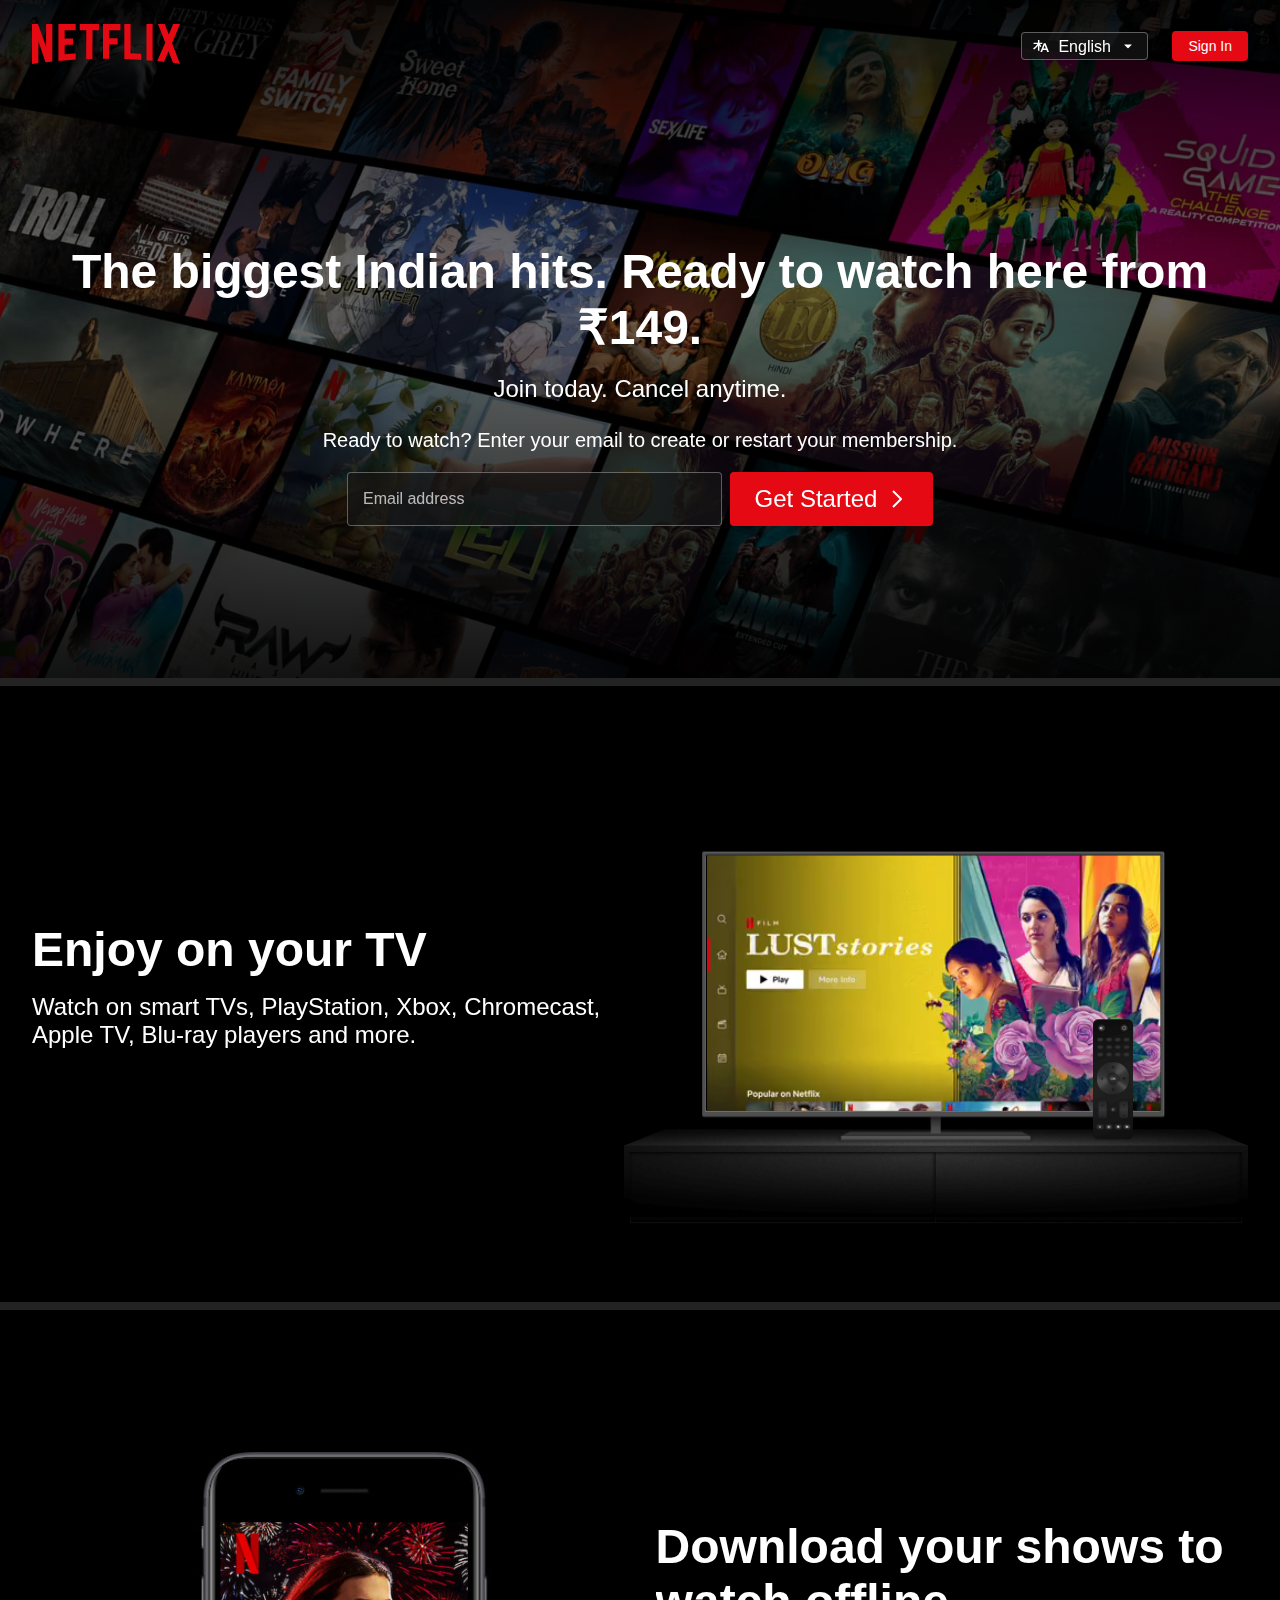
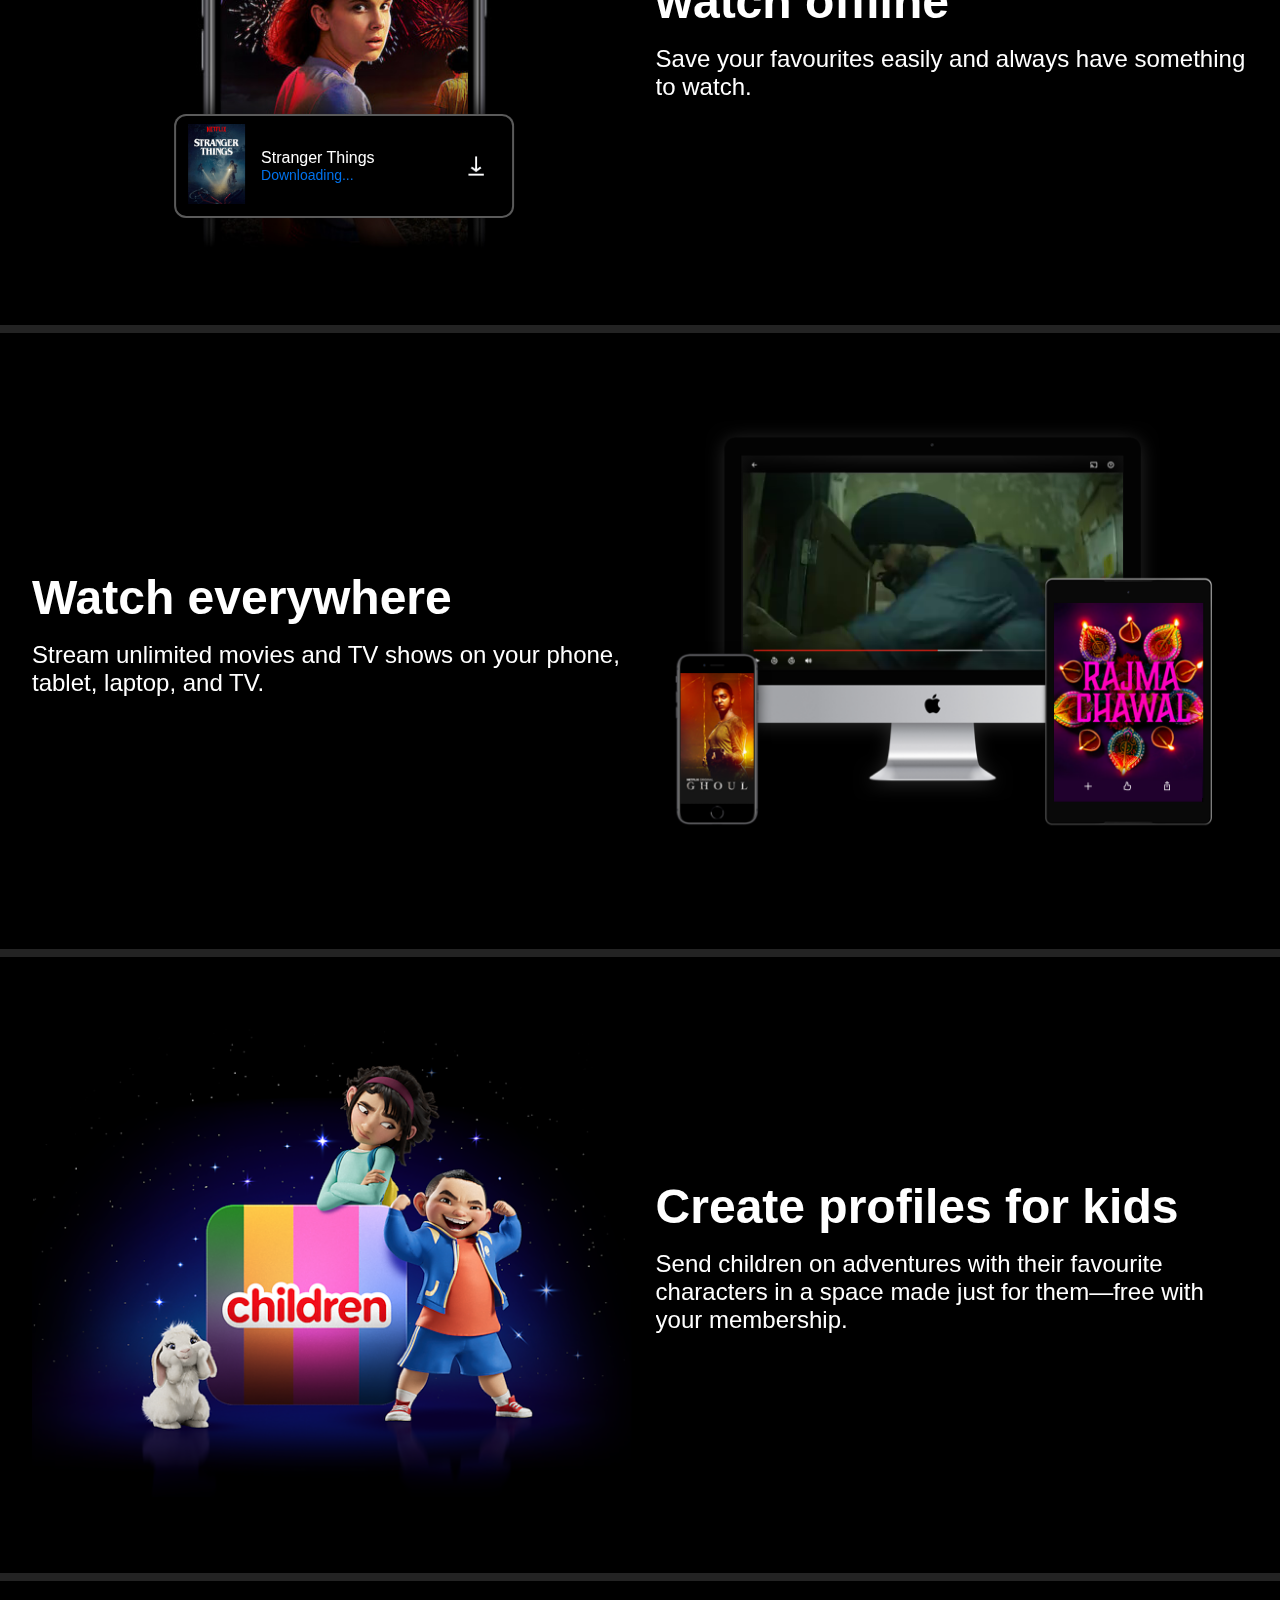
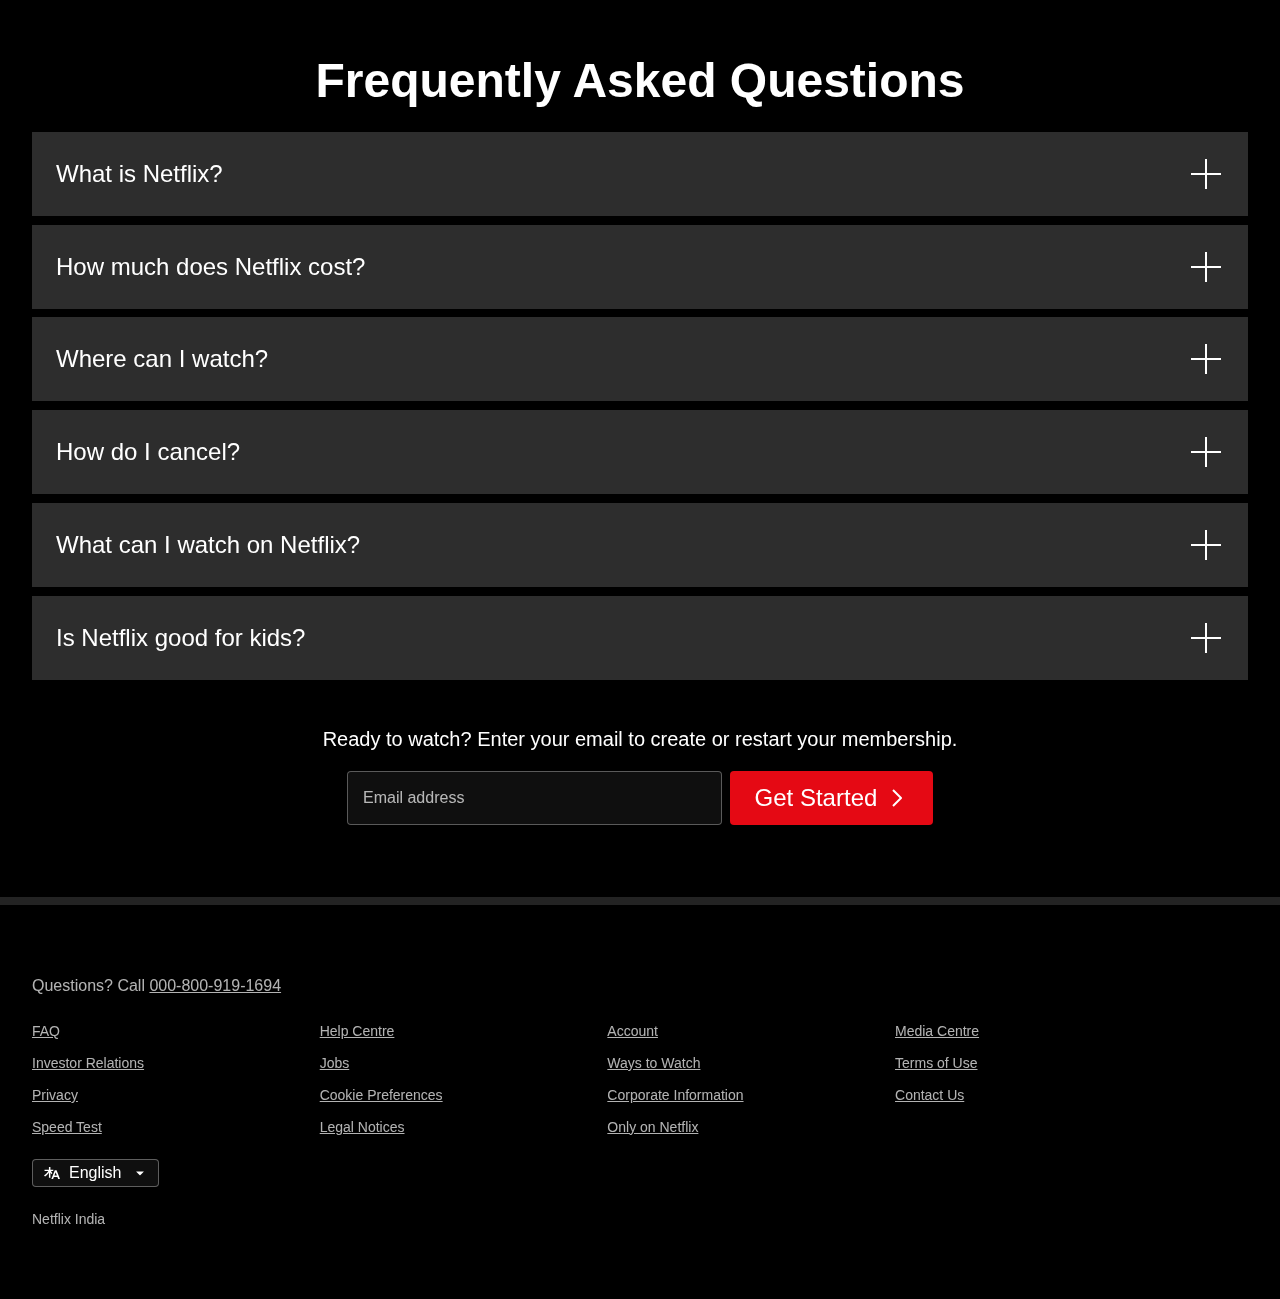
<file: index.html>
<!DOCTYPE html>
<html lang="en">

<head>
  <meta charset="UTF-8">
  <meta name="viewport" content="width=device-width, initial-scale=1.0, user-scalable=no">
  <title>Netflix India – Watch TV Shows Online, Watch Movies Online</title>
  <link rel="stylesheet" href="./style.css">
  <link rel="stylesheet" href="./font.css">
  <link rel="shortcut icon" href="./favicon.ico" type="image/x-icon">
</head>

<body>
  <div class="main">
    <div class="box">
      <nav>
        <div><img src="./assets/images/logo.svg" alt="Netflix-logo"></div>
        <div class="flex nav-btn-field">
          <div class="custom-sel">
            <img src="./assets/images/lang.svg" class="lang-logo">
            <select name="lang" id="lang" class="btn btn-sel">
              <option value="english">English</option>
              <option value="hindi">हिन्दी</option>
            </select>
            <img src="./assets/images/down-arrow.svg" class="down-arrow">
          </div>
          <button class="btn btn-sm">Sign In</button>
        </div>
      </nav>
      <div class="hero-container flex">
        <div class="hero flex">
          <span>
            <h1>The biggest Indian hits. Ready to watch here from ₹149.</h1>
          </span>
          <span>
            <p>Join today. Cancel anytime.</p>
          </span>
          <div>
            <form action="Post" class="flex email-form">
              <h3>Ready to watch? Enter your email to create or restart your membership.</h3>
              <div class="flex btn-field">
                <div class="input-field">
                  <input type="email" name="email" id="email" class="input btn" placeholder=""
                    required>
                  <label for="email">Email address</label>
                  <div class="error-msg flex">
                    <img src="./assets/images/cross.svg" alt="">
                    Please enter a valid email address.
                  </div>
                </div>
                <button class="btn btn-lg flex">
                  Get Started&nbsp;
                  <img src="./assets/images/right-arrow.svg">
                </button>
              </div>
            </form>
          </div>
        </div>
      </div>
    </div>
  </div>

  <div class="separator"></div>

  <section class="first sec-container">
    <div class="secText">
      <h2>Enjoy on your TV</h2>
      <p>Watch on smart TVs, PlayStation, Xbox, Chromecast, Apple TV, Blu-ray players and more.</p>
    </div>
    <div class="secMedia">
      <img src="./assets/images/tv.png" alt="tv">
      <video src="./assets/videos/video-1.m4v" class="video-1" autoplay loop muted></video>
    </div>
  </section>

  <div class="separator"></div>

  <section class="second sec-container">
    <div class="secText">
      <h2>Download your shows to watch offline</h2>
      <p>Save your favourites easily and always have something to watch.</p>
    </div>
    <div class="secMedia">
      <img src="./assets/images/mobile.jpg" alt="mobile">
      <div class="animated-box flex">
        <div class="ani-box-1">
          <img src="./assets/images/boxshot.png" alt="">
        </div>
        <div class="ani-box-2">
          <div>Stranger Things</div>
          <div>Downloading...</div>
        </div>
        <div class="ani-box-3"></div>
      </div>
    </div>
  </section>

  <div class="separator"></div>

  <section class="third sec-container">
    <div class="secText">
      <h2>Watch everywhere</h2>
      <p>Stream unlimited movies and TV shows on your phone, tablet, laptop, and TV.</p>
    </div>
    <div class="secMedia">
      <img src="./assets/images/devices.png" alt="devices">
      <video src="./assets/videos/video-2.m4v" class="video-2" autoplay loop muted></video>
    </div>
  </section>

  <div class="separator"></div>

  <section class="fourth sec-container">
    <div class="secText">
      <h2>Create profiles for kids</h2>
      <p>Send children on adventures with their favourite characters in a space made just for
        them—free with your membership.</p>
    </div>
    <div class="secMedia">
      <img src="./assets/images/kids.png" alt="kids">
    </div>
  </section>

  <div class="separator"></div>

  <section class="faq">
    <div class="faq-container">
      <h2>Frequently Asked Questions</h2>
      <ul class="faq-list">

        <li class="faq-list-item">
          <button class="flex">
            <span>What is Netflix?</span>
            <img src="./assets/images/plus.svg" alt="plus">
          </button>
        </li>

        <li class="faq-list-item">
          <button class="flex">
            <span>How much does Netflix cost?</span>
            <img src="./assets/images/plus.svg" alt="plus">
          </button>
        </li>

        <li class="faq-list-item">
          <button class="flex">
            <span>Where can I watch?</span>
            <img src="./assets/images/plus.svg" alt="plus">
          </button>
        </li>

        <li class="faq-list-item">
          <button class="flex">
            <span>How do I cancel?</span>
            <img src="./assets/images/plus.svg" alt="plus">
          </button>
        </li>

        <li class="faq-list-item">
          <button class="flex">
            <span>What can I watch on Netflix?</span>
            <img src="./assets/images/plus.svg" alt="plus">
          </button>
        </li>

        <li class="faq-list-item">
          <button class="flex">
            <span>Is Netflix good for kids?</span>
            <img src="./assets/images/plus.svg" alt="plus">
          </button>
        </li>

      </ul>
    </div>

    <div>
      <form action="Post" class="flex email-form">
        <h3>Ready to watch? Enter your email to create or restart your membership.</h3>
        <div class="flex btn-field">
          <div class="input-field">
            <input type="email" name="email" id="email-2" class="input btn" placeholder="" required>
            <label for="email-2">Email address</label>
            <div class="error-msg flex">
              <img src="./assets/images/cross.svg" alt="">
              Please enter a valid email address.
            </div>
          </div>
          <button class="btn btn-lg flex">
            Get Started&nbsp;
            <img src="./assets/images/right-arrow.svg">
          </button>
        </div>
      </form>
    </div>
  </section>

  <div class="separator"></div>

  <footer>
    <div class="foot-container">
      <div class="telephone">
        Questions? Call <a href="tel:000-800-919-1694">000-800-919-1694</a>
      </div>

      <div>
        <ul>
          <li>
            <a href="#">FAQ</a>
          </li>
          <li>
            <a href="#">Help Centre</a>
          </li>
          <li>
            <a href="#">Account</a>
          </li>
          <li>
            <a href="#">Media Centre</a>
          </li>
          <li>
            <a href="#">Investor Relations</a>
          </li>
          <li>
            <a href="#">Jobs</a>
          </li>
          <li>
            <a href="#">Ways to Watch</a>
          </li>
          <li>
            <a href="#">Terms of Use</a>
          </li>
          <li>
            <a href="#">Privacy</a>
          </li>
          <li>
            <a href="#">Cookie Preferences</a>
          </li>
          <li>
            <a href="#">Corporate Information</a>
          </li>
          <li>
            <a href="#">Contact Us</a>
          </li>
          <li>
            <a href="#">Speed Test</a>
          </li>
          <li>
            <a href="#">Legal Notices</a>
          </li>
          <li>
            <a href="#">Only on Netflix</a>
          </li>
        </ul>
      </div>

      <div>
        <div class="custom-sel">
          <img src="./assets/images/lang.svg" class="lang-logo">
          <select name="lang" id="lang" class="btn btn-sel">
            <option value="english">English</option>
            <option value="hindi">हिन्दी</option>
          </select>
          <img src="./assets/images/down-arrow.svg" class="down-arrow">
        </div>
      </div>

      <div>
        <div>
          Netflix India
        </div>
      </div>
    </div>
  </footer>

</body>

</html>
</file>
<file: style.css>
* {
  padding: 0;
  margin: 0;
  font-family: Netflix Sans, Helvetica Neue, Segoe UI, Roboto, Ubuntu, sans-serif;
}

body {
  background-color: #000;
}

h1 {
  font-size: 48px;
  font-weight: 900;
}

h2 {
  font-size: 48px;
  font-weight: 900;
}

h3 {
  font-size: 20px;
  font-weight: 400;
}

nav {
  display: flex;
  flex-wrap: wrap;
  align-items: center;
  justify-content: space-between;
  max-width: 61vw;
  position: relative;
  z-index: 1;
  padding: 24px 48px;
  margin: auto;
}

nav img {
  width: 148px;
}

.flex {
  display: flex;
  justify-content: center;
  align-items: center;
}

.main {
  background-image: url("assets/images/bg.jpg");
  background-position: center 63.6%;
  background-size: max(1560px, 124vw);
  background-repeat: no-repeat;
}

.main .box {
  background: linear-gradient(to top, rgba(0, 0, 0, 0.9) 0, rgba(0, 0, 0, 40%) 60%, rgba(0, 0, 0, 0.9) 100%);
  z-index: -1;
}

.hero-container {
  padding: 9.5rem 0;
}

.hero-container>div {
  display: flex;
  justify-content: center;
  align-items: center;
  margin: auto;
}

.hero {
  flex-direction: column;
  gap: 20px;
  color: white;
  position: relative;
  max-width: 61vw;
  text-align: center;
}

.hero p {
  font-size: 24px;
  font-weight: 400;
}

.separator {
  height: 8px;
  width: 100%;
  background-color: #232323;
}

.btn {
  border-radius: 0.25rem;
  color: #fff;
}

.btn-sel {
  padding: 0.29rem 2.25rem;
  background-color: #161616b3;
  border: 1px solid #808080b3;
  font-weight: 400;
  font-size: 16px;
  appearance: none;
}

.custom-sel {
  position: relative;
  display: flex;
  align-items: center;
}

.custom-sel .lang-logo {
  position: absolute;
  width: 1rem;
  left: 0.75rem;
  right: auto;
}

.custom-sel .down-arrow {
  position: absolute;
  width: 1rem;
  right: 0.75rem;
  left: auto;
}

.btn-sm {
  padding: 0.45rem 1rem;
  background-color: #e50914;
  font-weight: 500;
  font-size: 14px;
  border: none;
  cursor: pointer;
  transition: background-color .3s;
}

.btn-lg {
  padding: 13px 25px;
  background-color: #e50914;
  font-weight: 500;
  font-size: 24px;
  border: none;
  cursor: pointer;
  transition: background-color .3s;
  white-space: nowrap;
}

.btn-sm:hover,
.btn-lg:hover {
  background-color: #c11119;
}

.btn-field {
  gap: 8px;
  max-width: 586px;
  width: 100%;
  margin: auto;
  align-items: start;
}

.input-field {
  display: inline-flex;
  flex: 1 1 auto;
  flex-direction: column;
  align-items: start;
  position: relative;
  width: 100%;
}

.input-field label {
  position: absolute;
  color: #ffffffb3;
  white-space: nowrap;
  overflow: hidden;
  text-overflow: ellipsis;
  text-align: start;
  left: 16px;
  right: 16px;
  top: 18px;
  transition: all .25s cubic-bezier(0.9, 0, 0.51, 1);
  user-select: none;
  cursor: text;
}

.input,
.input:-webkit-autofill,
.input:-webkit-autofill:hover,
.input:-webkit-autofill:focus,
.input:-webkit-autofill:active {
  padding: 25px 16px 9px 16px;
  font-weight: 400;
  font-size: 16px;
  background: rgba(22, 22, 22, 0.7);
  border: 1px solid rgba(128, 128, 128, 0.7);
  box-sizing: border-box;
  min-width: 200px;
  width: 100%;
  overflow: hidden;
  caret-color: #fff;
  -webkit-box-shadow: 0 0 0 1000px rgba(22, 22, 22, 0.7) inset !important;
  -webkit-background-clip: text !important;
  -webkit-text-fill-color: #fff;
}

.error-msg {
  margin-top: 6px;
  font-weight: 500;
  font-size: 13px;
  line-height: 1;
  color: #eb3942;
  gap: 5px;
  display: none;
  text-align: left;
}

.input:invalid{
  border-color: #eb3942;
}

.input:valid{
  border-color: #2bb871;
}

.input:invalid ~ .error-msg{
  display: flex;
}

.input:placeholder-shown ~ .error-msg {
  display: none;
}

.input:focus + label, .input:not(:placeholder-shown) + label{
  top: 8px;
  font-size: 12px;
  font-weight: 400;
}

.input:placeholder-shown {
  border: 1px solid rgba(128, 128, 128, 0.7);
}

.email-form {
  margin-top: 6px;
  flex-direction: column;
  gap: 20px;
  padding: 0 40px;
}

.nav-btn-field {
  gap: 24px;
  flex-wrap: wrap;
  justify-content: start;
}

.sec-container {
  max-width: 61vw;
  color: #fff;
  text-align: left;
  margin: auto;
  padding: 4.5rem 0;
  display: flex;
  align-items: center;
}

.second,
.fourth {
  flex-direction: row-reverse;
}

.secText {
  display: flex;
  flex-direction: column;
  justify-content: center;
  width: 50%;
}

.secText p {
  font-size: 1.5rem;
  margin: 16px 0;
}

.secMedia {
  position: relative;
}

.secMedia>img {
  width: 100%;
}

.secMedia .video-1 {
  position: absolute;
  top: 20%;
  right: 1.7%;
  z-index: -1;
  width: 85%;
}

.secMedia .video-2 {
  position: absolute;
  top: 11.5%;
  left: 19%;
  z-index: -1;
  width: 61%;
  height: 48%;
  object-fit: cover;
  object-position: top left;
}

.secMedia .animated-box {
  position: absolute;
  background-color: #000;
  bottom: 7.5%;
  left: 50%;
  transform: translate(-50%);
  border: 2px solid #808080b3;
  border-radius: 0.75rem;
  padding: 8px 12px;
  width: 50%;
  min-width: 240px;
  box-shadow: 0 0 2em 0 #000;
  overflow: hidden;
  clear: both;
}

.ani-box-1 img {
  height: 80px;
  width: auto;
  margin-right: 16px;
}

.ani-box-2 {
  flex-grow: 1;
  text-align: left;
  flex-shrink: 1;
}

.ani-box-2 div:nth-child(1) {
  font-weight: 500;
}

.ani-box-2 div:nth-child(2) {
  font-size: 14px;
  color: #0071eb;
  font-weight: 400;
}

.ani-box-3 {
  width: 48px;
  height: 60px;
  background-size: 100%;
  background-image: url("assets/images/download-icon.gif");
  background-repeat: no-repeat;
  background-position: center;
  flex-shrink: 0;
}

.faq {
  padding: 4.5rem 0;
  color: #fff;
}

.faq-container {
  max-width: 61vw;
  margin: auto;
}

.faq-container h2 {
  text-align: center;
}

.faq-list {
  list-style: none;
  margin: 1.5rem 0 3rem 0;
}

.faq-list-item {
  margin-bottom: .55rem;
}

.faq-list-item button {
  padding: 1.5rem;
  font-size: 24px;
  font-weight: 400;
  color: #fff;
  background-color: #2d2d2d;
  border: none;
  width: 100%;
  text-align: start;
  cursor: pointer;
  transition: background-color .3s;
  justify-content: space-between;
}

.faq-list-item button:hover {
  background-color: #414141;
}

.foot-container {
  max-width: 61vw;
  margin: 4.5rem auto;
  color: #ffffffb3;
  display: flex;
  flex-direction: column;
}

.foot-container .telephone a{
  color: #ffffffb3;
}

.foot-container ul a {
  color: #ffffffb3;
  text-decoration: underline;
}

.foot-container ul a:active {
  color: #e50914;
}

.foot-container ul {
  list-style: none;
  display: flex;
  flex-wrap: wrap;
  margin: .75rem 0 1.5rem 0;
}

.foot-container ul li {
  min-width: 23%;
  margin-top: 1rem;
  margin-right: .5rem;
  font-size: 14px;
}

.foot-container :nth-child(3) div {
  width: 128px;
}

.foot-container :nth-child(4) div {
  margin-top: 1.5rem;
  font-size: 14px;
}

@media screen and (max-width: 1280px) {
  nav,
  .hero,
  .sec-container,
  .faq-container,
  .foot-container {
    max-width: calc(100% - 4rem);
  }

  nav {
    padding: 24px 32px;
    margin: 0;
  }
}

@media screen and (max-width: 960px) {
  nav img {
    width: 89px;
  }

  .nav-btn-field {
    gap: 10px;
  }

  .hero,
  .sec-container,
  .faq-container,
  .foot-container {
    max-width: calc(100% - 4rem);
  }

  h1,
  h2 {
    font-size: 32px;
    font-weight: 700;
  }

  h3,
  .hero p,
  .secText p,
  .faq-list-item button {
    font-size: 18px;
    font-weight: 400;
  }

  .main {
    background-size: max(1100px, 124vw);
  }

  .hero-container {
    padding: 5.2rem 0;
  }

  .sec-container {
    text-align: center;
    flex-direction: column;
  }

  .secMedia .animated-box {
    padding: 5.5px 12px;
  }

  .secText {
    width: 100%;
  }

  .ani-box-1 img {
    height: 64px;
  }

  .faq-list-item button img {
    width: 24px;
  }

  .foot-container ul li {
    min-width: 46%;
  }

  .foot-container {
    margin: 32px auto;
  }
}

@media screen and (max-width: 600px) {
  .main {
    background-size: cover;
    background-attachment: scroll;
    background-position: top left;
  }

  .btn-field {
    flex-wrap: wrap;
    gap: 16px;
  }

  .btn-sel {
    width: 0;
  }

  .btn-lg {
    font-size: 18px;
    padding: 12px 15px;
  }

  .input-field label {
    top: 13.5px;
  }

  .input {
    padding: 20px 16px 5px 16px;
  }

  .secMedia .animated-box {
    padding: 4px 10px;
  }
  
  .ani-box-1 img {
    height: 48px;
  }

  .faq .email-form h3 {
    text-align: center;
  }

  .foot-container :nth-child(3) div {
    width: 74px;
  }

  .hero-container {
    padding: 1rem 0 2rem 0;
  }
}
</file>
<file: font.css>
@font-face {
  font-display: optional;
  font-family: Netflix Sans;
  font-weight: 100;
  src: url(https://assets.nflxext.com/ffe/siteui/fonts/netflix-sans/v3/NetflixSans_W_Th.woff2) format("woff2"), url(https://assets.nflxext.com/ffe/siteui/fonts/netflix-sans/v3/NetflixSans_W_Th.woff) format("woff")
}

@font-face {
  font-display: optional;
  font-family: Netflix Sans;
  font-weight: 300;
  src: url(https://assets.nflxext.com/ffe/siteui/fonts/netflix-sans/v3/NetflixSans_W_Lt.woff2) format("woff2"), url(https://assets.nflxext.com/ffe/siteui/fonts/netflix-sans/v3/NetflixSans_W_Lt.woff) format("woff")
}

@font-face {
  font-display: optional;
  font-family: Netflix Sans;
  font-weight: 400;
  src: url(https://assets.nflxext.com/ffe/siteui/fonts/netflix-sans/v3/NetflixSans_W_Rg.woff2) format("woff2"), url(https://assets.nflxext.com/ffe/siteui/fonts/netflix-sans/v3/NetflixSans_W_Rg.woff) format("woff")
}

@font-face {
  font-display: optional;
  font-family: Netflix Sans;
  font-weight: 500;
  src: url(https://assets.nflxext.com/ffe/siteui/fonts/netflix-sans/v3/NetflixSans_W_Md.woff2) format("woff2"), url(https://assets.nflxext.com/ffe/siteui/fonts/netflix-sans/v3/NetflixSans_W_Md.woff) format("woff")
}

@font-face {
  font-display: optional;
  font-family: Netflix Sans;
  font-weight: 700;
  src: url(https://assets.nflxext.com/ffe/siteui/fonts/netflix-sans/v3/NetflixSans_W_Bd.woff2) format("woff2"), url(https://assets.nflxext.com/ffe/siteui/fonts/netflix-sans/v3/NetflixSans_W_Bd.woff) format("woff")
}

@font-face {
  font-display: optional;
  font-family: Netflix Sans;
  font-weight: 900;
  src: url(https://assets.nflxext.com/ffe/siteui/fonts/netflix-sans/v3/NetflixSans_W_Blk.woff2) format("woff2"), url(https://assets.nflxext.com/ffe/siteui/fonts/netflix-sans/v3/NetflixSans_W_Blk.woff) format("woff")
}
</file>
